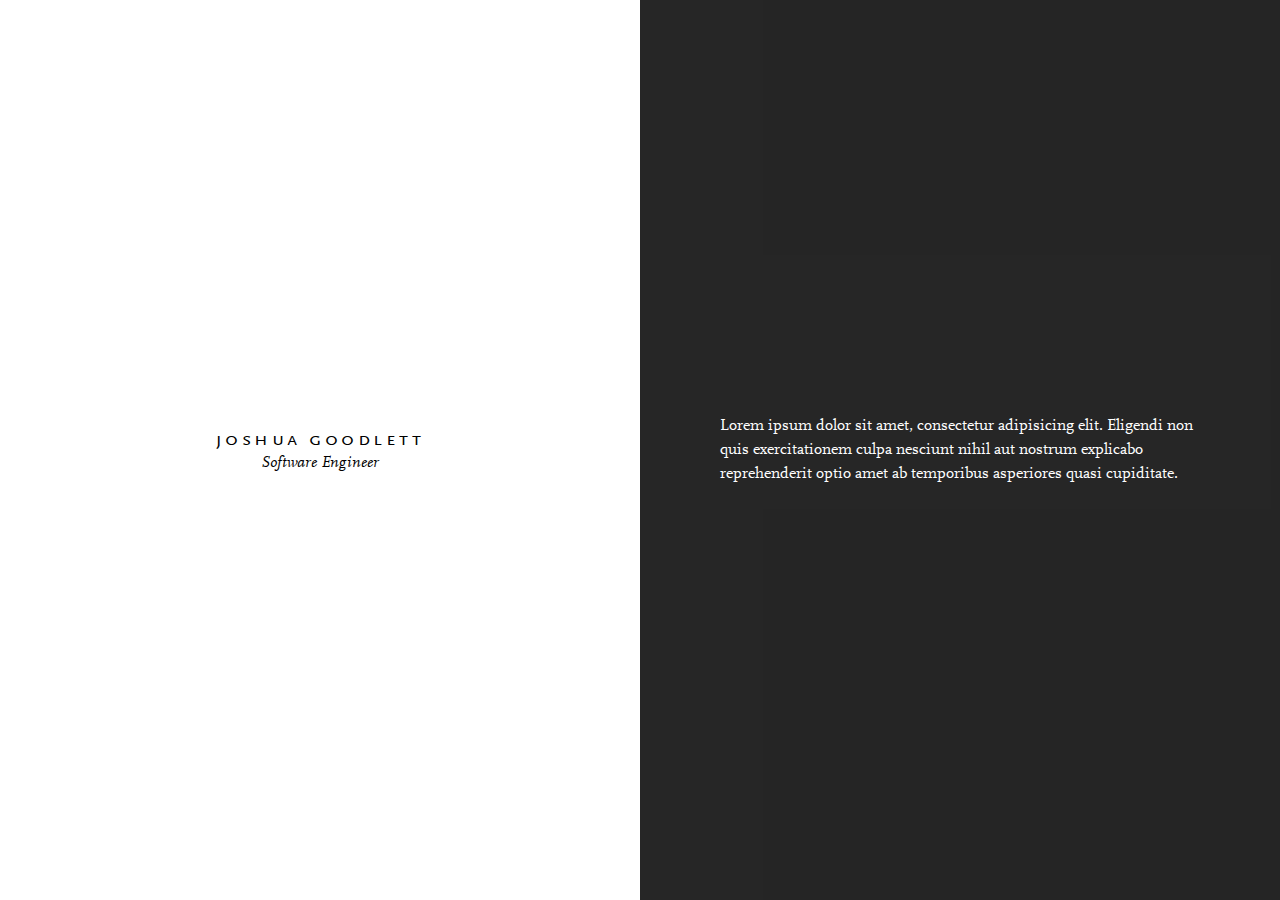
<file: index.html>
<!doctype html>
<html class="no-js" lang="">
    <head>
        <meta charset="utf-8">
        <meta http-equiv="X-UA-Compatible" content="IE=edge,chrome=1">
        <title></title>
        <meta name="description" content="">
        <meta name="viewport" content="width=device-width, initial-scale=1">
        <link rel="stylesheet" href="css/normalize.min.css">
        <link rel="stylesheet" href="css/main.css">
    </head>
    <body>
      <div class="wrapper">
        <div class="content">
          <section class="masthead">
            <article>
              <h1>Joshua Goodlett</h1>
              <h2>Software Engineer</h2>
            </article>
          </section>
          <section class="bio">
            <article>
              <p>Lorem ipsum dolor sit amet, consectetur adipisicing elit. Eligendi 
                non quis exercitationem culpa nesciunt nihil aut nostrum explicabo 
                reprehenderit optio amet ab temporibus asperiores quasi cupiditate.</p>
            </article>
          </section>
      </div>
    </div>
    </body>
</html>
</file>
<file: css/main.css>
@font-face {
  font-family: 'ScalaSans';
  src: url("ScalaSansWebPro.eot");
  /* IE9 Compat Modes */
  src: url("ScalaSansWebPro.eot?#iefix") format("embedded-opentype"), url("ScalaSansWebPro.woff") format("woff");
}
@font-face {
  font-family: 'ScalaSansSc';
  src: url("ScalaSansScWebPro.eot");
  /* IE9 Compat Modes */
  src: url("ScalaSansScWebPro.eot?#iefix") format("embedded-opentype"), url("ScalaSansScWebPro.woff") format("woff");
}
@font-face {
  font-family: 'Scala';
  src: url("ScalaWeb.eot");
  /* IE9 Compat Modes */
  src: url("ScalaWeb.eot?#iefix") format("embedded-opentype"), url("ScalaWeb.woff") format("woff");
}
@font-face {
  font-family: 'ScalaItalic';
  src: url("ScalaWeb-Ita.eot");
  /* IE9 Compat Modes */
  src: url("ScalaWeb-Ita.eot?#iefix") format("embedded-opentype"), url("ScalaWeb-Ita.woff") format("woff");
}
html, body {
  height: 100%;
}

html {
  box-sizing: border-box;
}

*, *:before, *:after {
  box-sizing: inherit;
}

::-moz-selection {
  background: black;
  color: white;
  text-shadow: none;
}

::selection {
  background: black;
  color: white;
  text-shadow: none;
}

h1, h2, p {
  font-size: 1rem;
  margin: 0;
  font-weight: normal;
}

body {
  width: 100%;
  height: 100%;
  font-family: 'Scala', sans-serif;
  background: #fbfbfb;
}
@media only screen and (max-width: 35em) {
  body {
    background: rgba(0, 0, 0, 0.85);
  }
}

.wrapper {
  width: 100%;
  height: 100%;
}
.wrapper .content {
  width: 100%;
  height: 100%;
  display: flex;
  flex-direction: row;
}
@media only screen and (max-width: 35em) {
  .wrapper .content {
    flex-direction: column;
  }
}
.wrapper .content section {
  width: 50%;
  height: 100%;
  display: flex;
  padding: 5em;
}
@media only screen and (max-width: 35em) {
  .wrapper .content section {
    width: 100%;
    height: auto;
    padding: 3em;
  }
}
.wrapper .content section article {
  width: 100%;
  margin: auto;
}
.wrapper .content section.masthead {
  background: white;
}
@media only screen and (max-width: 35em) {
  .wrapper .content section.masthead {
    background: none;
  }
}
.wrapper .content section.masthead article h1 {
  margin: 0 0 .25em 0;
  font-size: 1.25rem;
  font-family: 'ScalaSansSc', sans-serif;
  text-transform: lowercase;
  letter-spacing: .175em;
  text-align: center;
}
.wrapper .content section.masthead article h2 {
  font-family: 'ScalaItalic', sans-serif;
  text-align: center;
}
@media only screen and (max-width: 35em) {
  .wrapper .content section.masthead article {
    color: white;
  }
}
.wrapper .content section.bio {
  background: rgba(0, 0, 0, 0.85);
}
@media only screen and (max-width: 35em) {
  .wrapper .content section.bio {
    background: none;
  }
}
.wrapper .content section.bio article {
  max-width: 500px;
}
.wrapper .content section.bio article p {
  color: white;
  line-height: 1.5;
}

.wrapper .content section.bio article p a {
  color: white;
}
</file>
